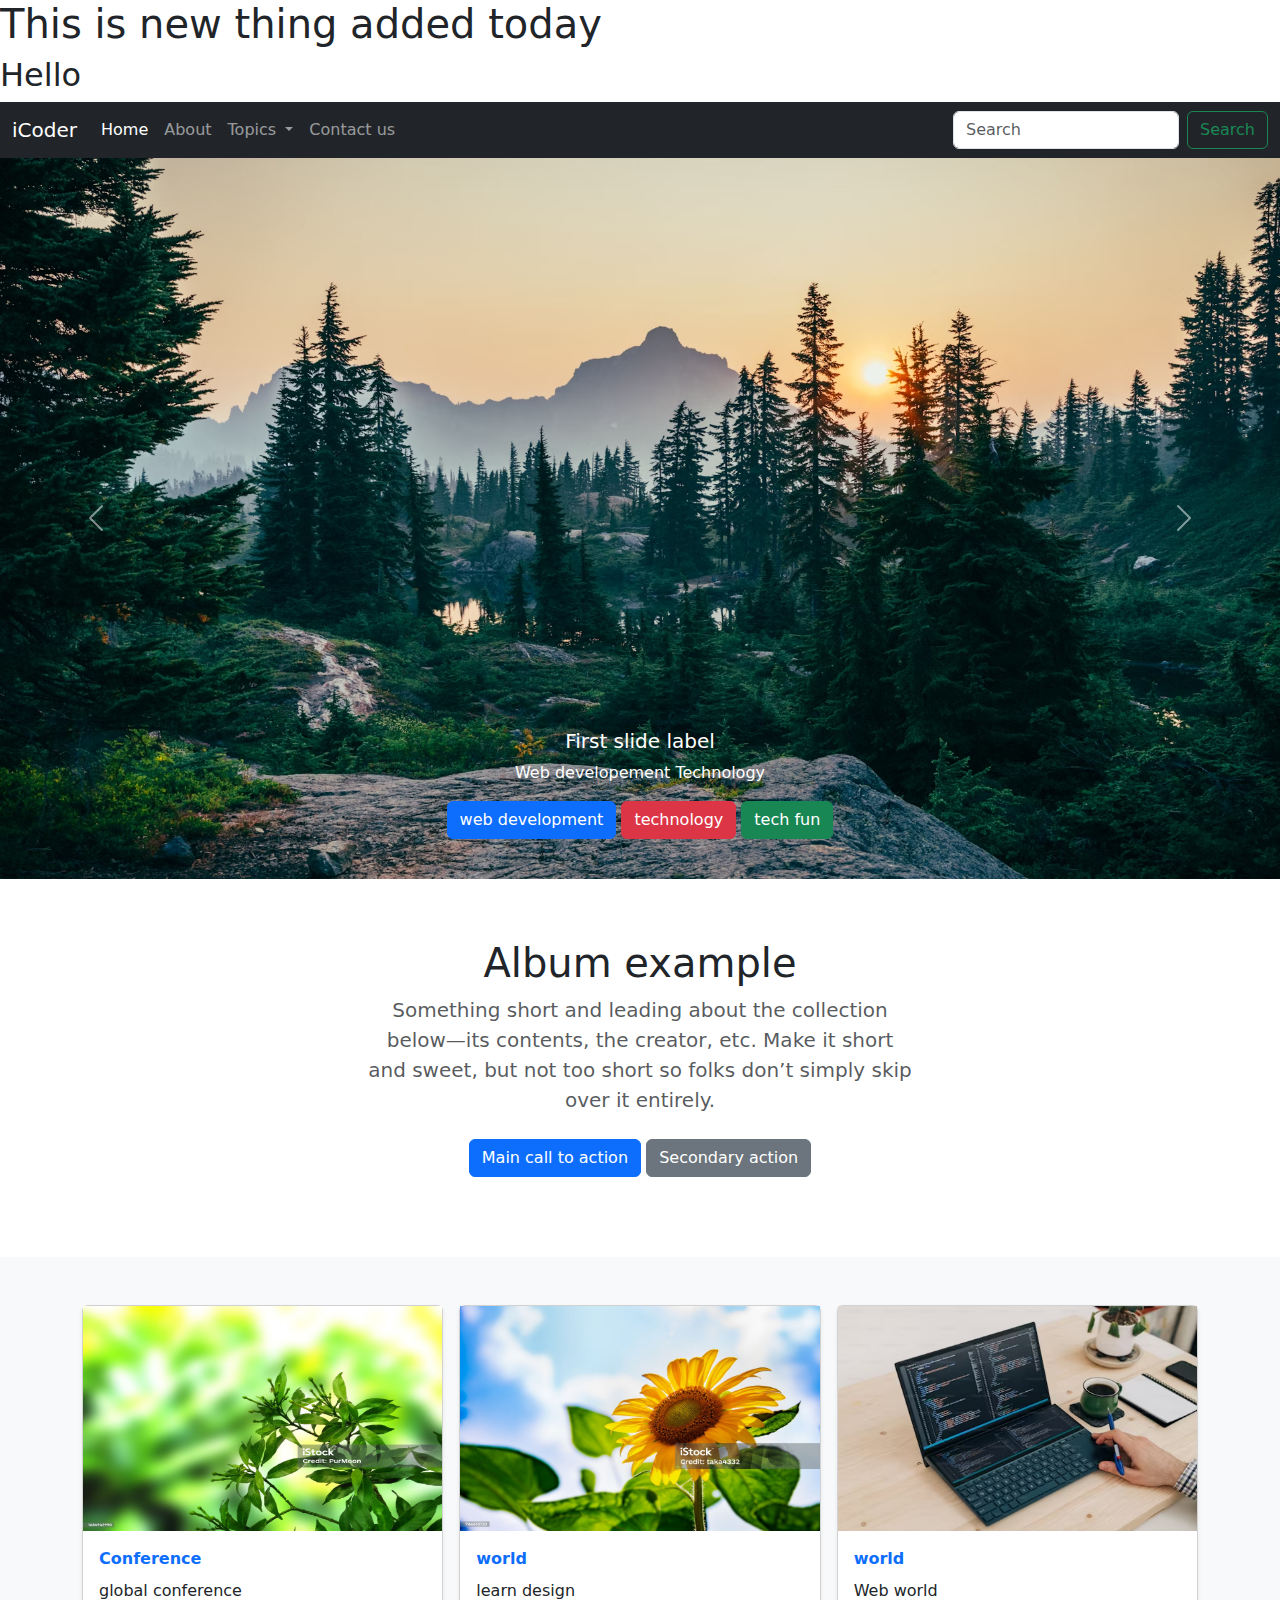
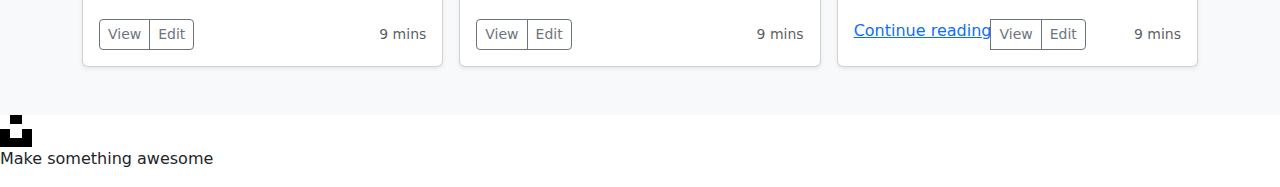
<file: reshma/html/index.html>
<!DOCTYPE html>
<html lang="en">

<head>
  <meta charset="utf-8" />
  <meta name="viewport" content="width=device-width, initial-scale=1" />
  <title>iCoder Heaven for Programmer</title>
  <link href="https://cdn.jsdelivr.net/npm/bootstrap@5.3.3/dist/css/bootstrap.min.css" rel="stylesheet"
    integrity="sha384-QWTKZyjpPEjISv5WaRU9OFeRpok6YctnYmDr5pNlyT2bRjXh0JMhjY6hW+ALEwIH" crossorigin="anonymous" />
</head>

<body>
  <script src="https://cdn.jsdelivr.net/npm/bootstrap@5.3.3/dist/js/bootstrap.bundle.min.js"
    integrity="sha384-YvpcrYf0tY3lHB60NNkmXc5s9fDVZLESaAA55NDzOxhy9GkcIdslK1eN7N6jIeHz"
    crossorigin="anonymous"></script>

    <h1>This is new thing added today</h1>
<h2>Hello</h2>
  <nav class="navbar navbar-expand-lg navbar-dark bg-dark">
    <div class="container-fluid">
      <a class="navbar-brand" href="#">iCoder</a>
      <button class="navbar-toggler" type="button" data-bs-toggle="collapse" data-bs-target="#navbarSupportedContent"
        aria-controls="navbarSupportedContent" aria-expanded="false" aria-label="Toggle navigation">
        <span class="navbar-toggler-icon"></span>
      </button>
      <div class="collapse navbar-collapse" id="navbarSupportedContent">
        <ul class="navbar-nav me-auto mb-2 mb-lg-0">
          <li class="nav-item">
            <a class="nav-link active" aria-current="page" href="/">Home</a>
          </li>
          <li class="nav-item">
            <a class="nav-link" href="/about.html">About</a>
          </li>

          <li class="nav-item dropdown">
            <a class="nav-link dropdown-toggle" href="#" role="button" data-bs-toggle="dropdown" aria-expanded="false">
              Topics
            </a>
            <ul class="dropdown-menu" aria-labelledby="navbarDropdown">
              <li><a class="dropdown-item" href="#">Technology</a></li>
              <li><a class="dropdown-item" href="#">Web developement</a></li>
              <li>
                <hr class="dropdown-divider" />
              </li>
              <li><a class="dropdown-item" href="#">Support</a></li>
              <li><a class="dropdown-item" href="#">Write to us</a></li>
            </ul>
          </li>
          <li class="nav-item">
            <a class="nav-link" href="/contact.html">Contact us</a>
          </li>
        </ul>
        <form class="d-flex" role="search">
          <input class="form-control me-2" type="search" placeholder="Search" aria-label="Search" />
          <button class="btn btn-outline-success" type="submit">
            Search
          </button>
        </form>
      </div>
    </div>
  </nav>

  <div id="carouselExampleAutoplaying" class="carousel slide " data-bs-ride="carousel"
    class="carousel slide carousel-fade">
    <div class="carousel-inner">
      <div class="carousel-item active">
        <img src="images/pic1.jpg" class="d-block w-100" alt="...">
        <div class="carousel-caption d-none d-md-block">
          <h5>First slide label</h5>
          <p>Web developement Technology</p>
          <button class="btn btn-primary">web development</button>
          <button class="btn btn-danger">technology</button>
          <button class="btn btn-success">tech fun</button>
        </div>

      </div>
      <div class="carousel-item">
        <img src="images/img2.jpg" class="d-block w-100" alt="...">
        <div class="carousel-caption d-none d-md-block">
          <h5>Second slide label</h5>
          <p>Presentation of Web.</p>
          <button class="btn btn-primary">source</button>
          <button class="btn btn-danger">work done</button>
          <button class="btn btn-success">new work</button>
        </div>
      </div>
      <div class="carousel-item">
        <img src="images/img3.jpg" class="d-block w-100" alt="...">
        <div class="carousel-caption d-none d-md-block">
          <h5>Third slide label</h5>
          <p>Award ceremony</p>
          <button class="btn btn-primary">award winning</button>
          <button class="btn btn-danger">list of ceremony</button>
          <button class="btn btn-success">places</button>
        </div>
      </div>
    </div>
    <button class="carousel-control-prev" type="button" data-bs-target="#carouselExampleAutoplaying"
      data-bs-slide="prev">
      <span class="carousel-control-prev-icon" aria-hidden="true"></span>
      <span class="visually-hidden">Previous</span>
    </button>
    <button class="carousel-control-next" type="button" data-bs-target="#carouselExampleAutoplaying"
      data-bs-slide="next">
      <span class="carousel-control-next-icon" aria-hidden="true"></span>
      <span class="visually-hidden">Next</span>
    </button>
  </div>
  <main>
    <div class="container my-1"></div>
    <section class="py-2 text-center container">
      <div class="row py-lg-5">
        <div class="col-lg-6 col-md-8 mx-auto">
          <h1 class="fw-light">Album example</h1>
          <p class="lead text-body-secondary">Something short and leading about the collection below—its contents, the
            creator, etc. Make it short and sweet, but not too short so folks don’t simply skip over it entirely.</p>
          <p>
            <a href="#" class="btn btn-primary my-2">Main call to action</a>
            <a href="#" class="btn btn-secondary my-2">Secondary action</a>
          </p>
        </div>
      </div>
    </section>

    <div class="album py-5 bg-body-tertiary">
      <div class="container">

        <div class="row row-cols-1 row-cols-sm-2 row-cols-md-3 g-3">
          <div class="col">
            <div class="card shadow-sm">
              <img src="images/img1.jpg" width="100%" height="225"></img>
              <div class="card-body">
                <strong class="d-inline-block mb-2 text-primary"> Conference</strong>
                <p class="card-text">global conference</p>
                <div class="d-flex justify-content-between align-items-center">
                  <div class="btn-group">
                    <button type="button" class="btn btn-sm btn-outline-secondary">View</button>
                    <button type="button" class="btn btn-sm btn-outline-secondary">Edit</button>
                  </div>
                  <small class="text-body-secondary">9 mins</small>
                </div>
              </div>
            </div>
          </div>

          <div class="col">
            <div class="card shadow-sm">
              <img src="images/img2.jpg" width="100%" height="225"></img>
              <div class="card-body">
                <strong class="d-inline-block mb-2 text-primary"> world</strong>

                <p class="card-text">learn design</p>
                <div class="d-flex justify-content-between align-items-center">
                  <div class="btn-group">
                    <button type="button" class="btn btn-sm btn-outline-secondary">View</button>
                    <button type="button" class="btn btn-sm btn-outline-secondary">Edit</button>
                  </div>
                  <small class="text-body-secondary">9 mins</small>
                </div>
              </div>
            </div>
          </div>
          <div class="col">
            <div class="card shadow-sm">
              <img src="images/img3.jpg" width="100%" height="225"></img>
              <div class="card-body">
                <strong class="d-inline-block mb-2 text-primary"> world</strong>
                <p class="card-text">Web world</p>
                <div class="d-flex justify-content-between align-items-center">
                  <div class="btn-group">
                    <a href="#" class="streched-link"> Continue reading </a>
                    <button type="button" class="btn btn-sm btn-outline-secondary">View</button>
                    <button type="button" class="btn btn-sm btn-outline-secondary">Edit</button>
                  </div>
                  <small class="text-body-secondary">9 mins</small>
                </div>
              </div>
            </div>
          </div>

        </div>
      </div>
    </div>
    </div>
    </div>

  </main>
  <div class="W9XmD">
    <a href="/">
      <svg class="FeubI" width="32" height="32" viewBox="0 0 32 32" version="1.1" aria-hidden="false"
        style="flex-shrink: 0;">
        <desc lang="en-US">Unsplash logo</desc>
        <path d="M10 9V0h12v9H10zm12 5h10v18H0V14h10v9h12v-9z">
        </path>
      </svg>
    </a>
    <p class="b3eAu" >Make something awesome</p>
  </div>
  



</body>

</html>
</file>
